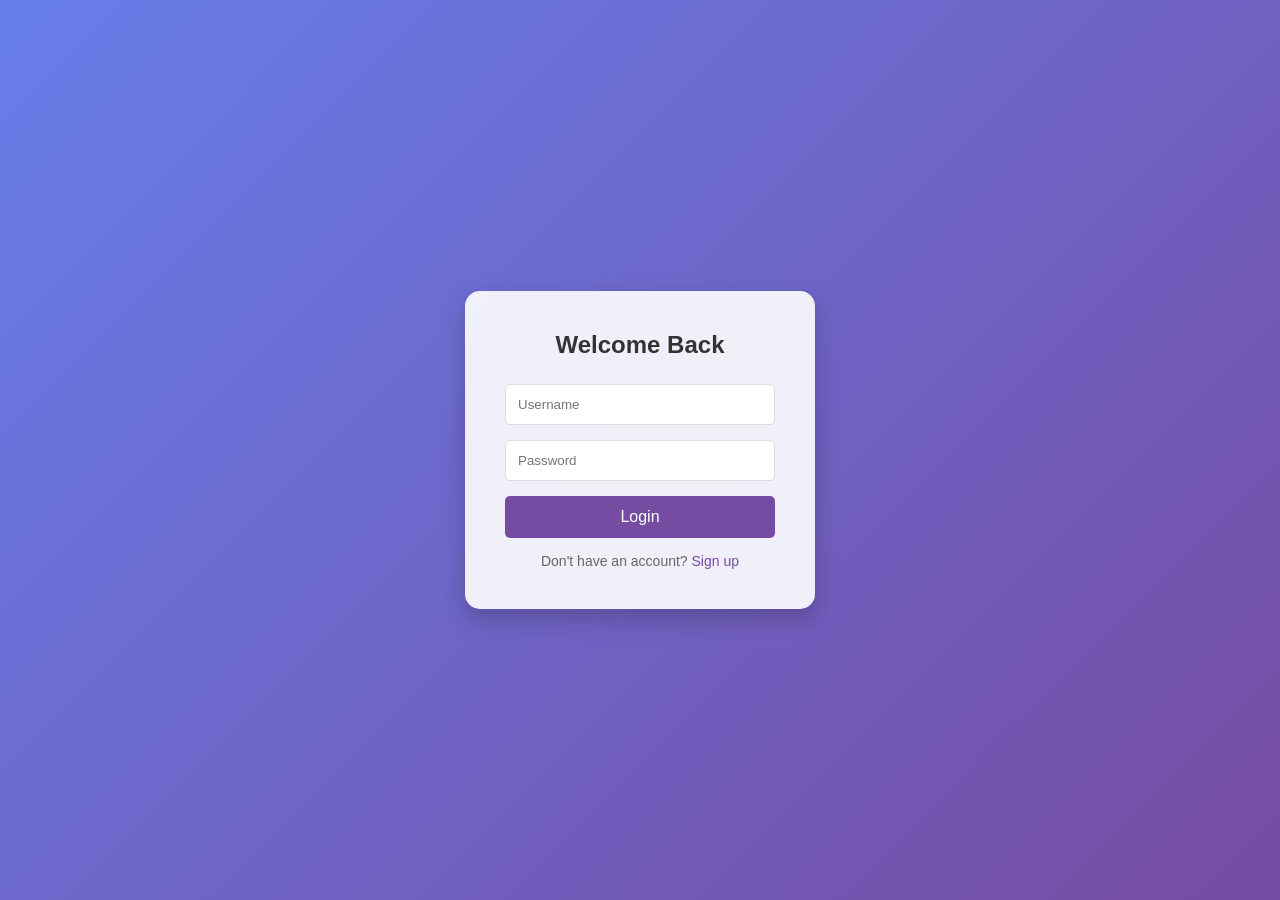
<file: index.html>
<!DOCTYPE html>
<html lang="en">
<head>
    <meta charset="UTF-8">
    <meta name="viewport" content="width=device-width, initial-scale=1.0">
    <title>Login Page</title>
    <link rel="stylesheet" href="style.css">
</head>
<body>
    <div class="login-container">
        <form id="login-form">
            <h2>Welcome Back</h2>
            <div class="input-group">
                <input type="text" id="username" placeholder="Username" required>
            </div>
            <div class="input-group">
                <input type="password" id="password" placeholder="Password" required>
            </div>
            <button type="submit">Login</button>
            <p class="message">Don't have an account? <a href="signup.html">Sign up</a></p>
        </form>
    </div>
    <script src="script.js"></script>
</body>
</html>
</file>
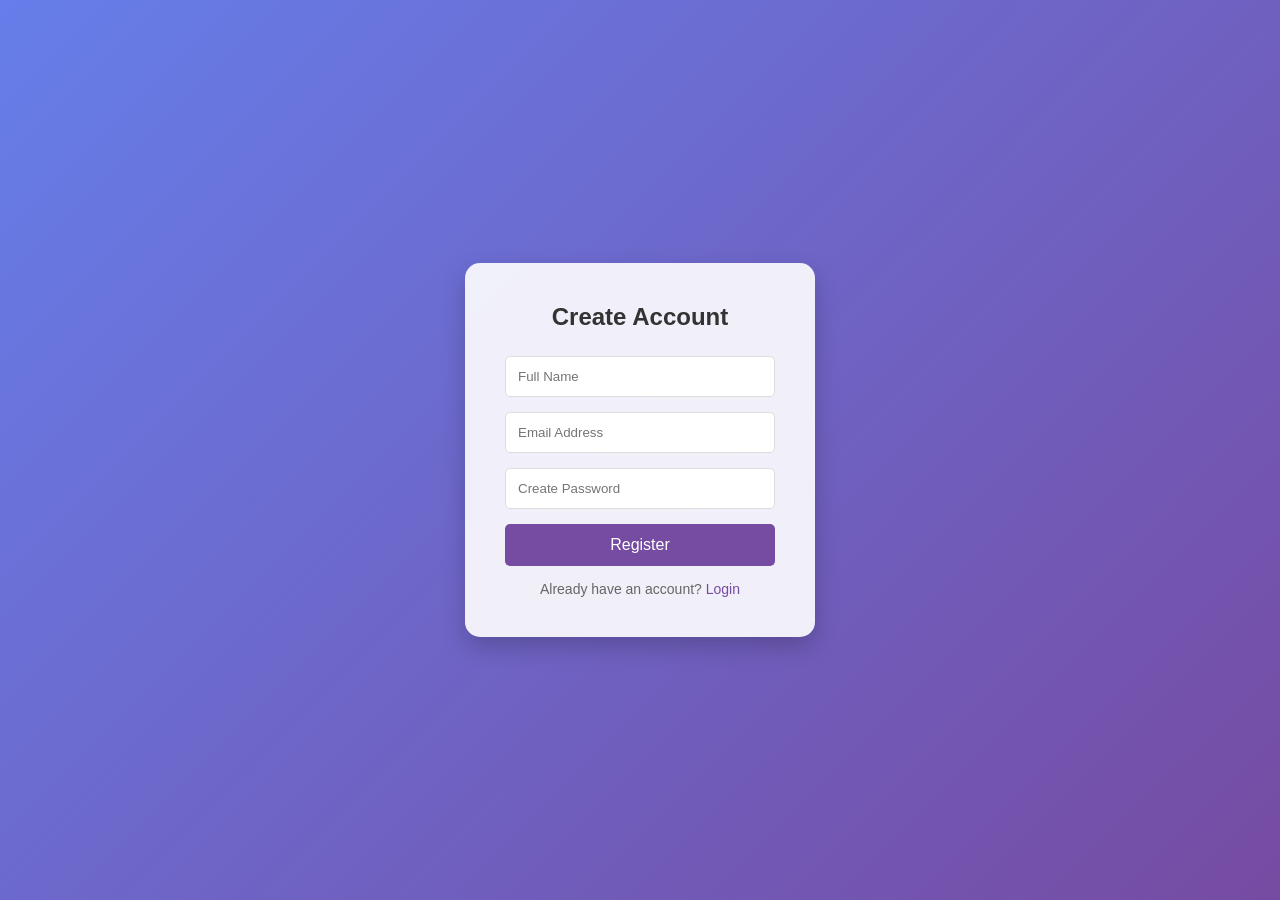
<file: signup.html>
<!DOCTYPE html>
<html lang="en">
<head>
    <meta charset="UTF-8">
    <meta name="viewport" content="width=device-width, initial-scale=1.0">
    <title>Sign Up</title>
    <link rel="stylesheet" href="style.css"> <!-- Reusing your existing CSS -->
</head>
<body>
    <div class="login-container">
        <form id="signup-form">
            <h2>Create Account</h2>
            <div class="input-group">
                <input type="text" id="new-username" placeholder="Full Name" required>
            </div>
            <div class="input-group">
                <input type="email" id="email" placeholder="Email Address" required>
            </div>
            <div class="input-group">
                <input type="password" id="new-password" placeholder="Create Password" required>
            </div>
            <button type="submit">Register</button>
            <p class="message">Already have an account? <a href="index.html">Login</a></p>
        </form>
    </div>
    <script>
    document.getElementById('signup-form').addEventListener('submit', async (e) => {
    e.preventDefault();
    
    const userData = {
        username: document.getElementById('new-username').value,
        password: document.getElementById('new-password').value // Note: Real apps hash this!
    };

    // Replace the URL below with your REAL Render URL
    const response = await fetch('https://your-backend-url.onrender.com/signup', {
        method: 'POST',
        headers: { 'Content-Type': 'application/json' },
        body: JSON.stringify(userData)
    });

    if (response.ok) {
        alert("Success! You are now in the database.");
        window.location.href = "index.html";
    } else {
        alert("Something went wrong.");
    }
});
    </script>
</body>
</html>
</file>
<file: style.css>
* {
    margin: 0;
    padding: 0;
    box-sizing: border-box;
    font-family: 'Segoe UI', Tahoma, Geneva, Verdana, sans-serif;
}

body {
    height: 100vh;
    display: flex;
    justify-content: center;
    align-items: center;
    background: linear-gradient(135deg, #667eea 0%, #764ba2 100%);
}

.login-container {
    background: rgba(255, 255, 255, 0.9);
    padding: 40px;
    border-radius: 15px;
    box-shadow: 0 10px 25px rgba(0,0,0,0.2);
    width: 350px;
    text-align: center;
}

h2 {
    margin-bottom: 25px;
    color: #333;
}

.input-group {
    margin-bottom: 15px;
}

input {
    width: 100%;
    padding: 12px;
    border: 1px solid #ddd;
    border-radius: 5px;
    outline: none;
}

input:focus {
    border-color: #764ba2;
}

button {
    width: 100%;
    padding: 12px;
    border: none;
    border-radius: 5px;
    background: #764ba2;
    color: white;
    font-size: 16px;
    cursor: pointer;
    transition: 0.3s;
}

button:hover {
    background: #5a3782;
}

.message {
    margin-top: 15px;
    font-size: 14px;
    color: #666;
}

.message a {
    color: #764ba2;
    text-decoration: none;
}
</file>
